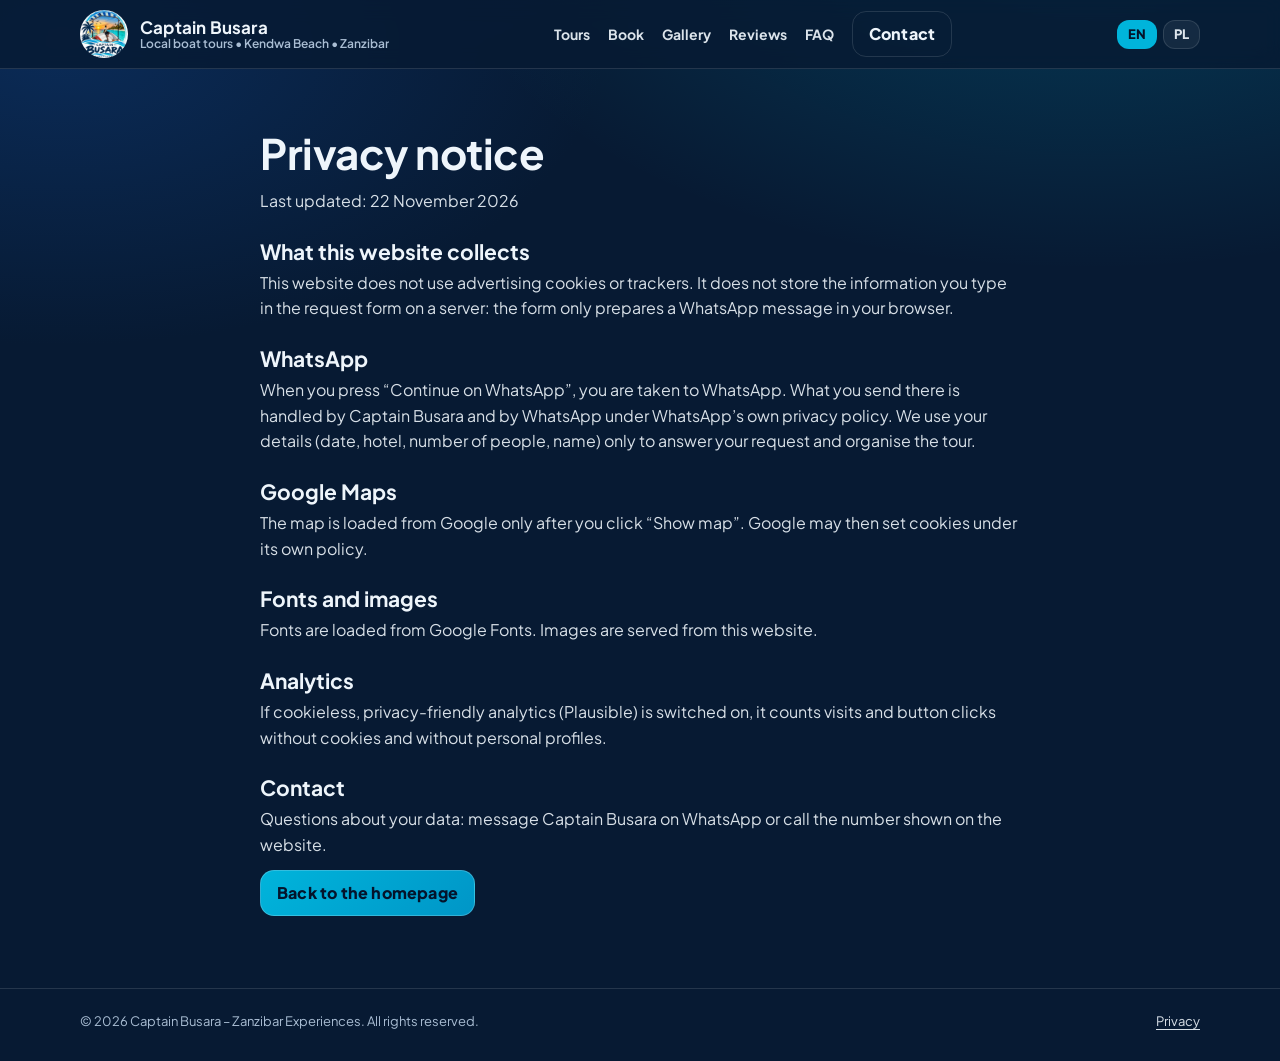
<file: privacy.html>
<!doctype html>
<html lang="en">
<head>
  <meta charset="utf-8">
  <meta name="viewport" content="width=device-width, initial-scale=1">
  <title>Privacy | Captain Busara</title>
  <meta name="description" content="Privacy notice">
  <meta name="theme-color" content="#0B2D5B">
  <link rel="canonical" href="https://captainbusara.com/privacy.html">
  <link rel="alternate" hreflang="en" href="https://captainbusara.com/privacy.html">
  <link rel="alternate" hreflang="pl" href="https://captainbusara.com/pl/privacy.html">
  <meta property="og:type" content="website">
  <meta property="og:site_name" content="Captain Busara">
  <meta property="og:title" content="Privacy | Captain Busara">
  <meta property="og:description" content="Mnemba • Turtles • Sandbanks • Sunset Cruise • Jozani • Stone Town. Book on WhatsApp.">
  <meta property="og:url" content="https://captainbusara.com/privacy.html">
  <meta property="og:image" content="https://captainbusara.com/images/og.jpg">
  <meta property="og:image:width" content="1200">
  <meta property="og:image:height" content="630">
  <meta property="og:locale" content="en_US">
  <meta name="twitter:card" content="summary_large_image">
  <meta name="twitter:title" content="Privacy | Captain Busara">
  <meta name="twitter:description" content="Mnemba • Turtles • Sandbanks • Sunset Cruise • Jozani • Stone Town. Book on WhatsApp.">
  <meta name="twitter:image" content="https://captainbusara.com/images/og.jpg">
  <link rel="icon" type="image/png" sizes="48x48" href="images/favicon-48.png">
  <link rel="icon" type="image/png" sizes="192x192" href="images/icon-192.png">
  <link rel="apple-touch-icon" href="images/apple-touch-icon.png">
  <link rel="manifest" href="site.webmanifest">
  <link rel="preconnect" href="https://fonts.googleapis.com">
  <link rel="preconnect" href="https://fonts.gstatic.com" crossorigin>
  <link href="https://fonts.googleapis.com/css2?family=Plus+Jakarta+Sans:wght@400;600;700;800&display=swap" rel="stylesheet">
  <link rel="stylesheet" href="styles.css?v=20261122">
</head>
<body data-page="privacy">
  <a class="skip" href="#main">Skip to content</a>
  <header class="topbar">
    <div class="container topbar__inner">
      <a class="brand" href="./">
        <img class="brand__logo" src="images/logo.webp" width="48" height="48" alt="">
        <span class="brand__text"><strong>Captain Busara</strong><small>Local boat tours • Kendwa Beach • Zanzibar</small></span>
      </a>
      <nav class="nav" aria-label="Main"><a href="./#tours">Tours</a><a href="./#book">Book</a><a href="./#gallery">Gallery</a><a href="./#reviews">Reviews</a><a href="./#faq">FAQ</a><a href="./#contact" class="btn btn--ghost">Contact</a></nav>
      <div class="lang" role="group" aria-label="Language">
        <a class="lang__btn is-active" href="./privacy.html" hreflang="en" lang="en" data-lang="en" aria-current="true">EN</a>
        <a class="lang__btn" href="pl/privacy.html" hreflang="pl" lang="pl" data-lang="pl">PL</a>
      </div>
      <button class="burger" id="burger" type="button" aria-label="Open menu" aria-expanded="false" aria-controls="mobileMenu" data-open="Open menu" data-close="Close menu"><span aria-hidden="true">☰</span></button>
    </div>
    <div class="mobileMenu" id="mobileMenu" hidden><a href="./#tours">Tours</a><a href="./#book">Book</a><a href="./#gallery">Gallery</a><a href="./#reviews">Reviews</a><a href="./#faq">FAQ</a><a href="./#contact">Contact</a></div>
  </header>
  <main id="main" class="doc">
    <div class="container container--narrow">
      <h1>Privacy notice</h1>
      <p class="muted">Last updated: 22 November 2026</p>
      <h2>What this website collects</h2><p>This website does not use advertising cookies or trackers. It does not store the information you type in the request form on a server: the form only prepares a WhatsApp message in your browser.</p><h2>WhatsApp</h2><p>When you press “Continue on WhatsApp”, you are taken to WhatsApp. What you send there is handled by Captain Busara and by WhatsApp under WhatsApp’s own privacy policy. We use your details (date, hotel, number of people, name) only to answer your request and organise the tour.</p><h2>Google Maps</h2><p>The map is loaded from Google only after you click “Show map”. Google may then set cookies under its own policy.</p><h2>Fonts and images</h2><p>Fonts are loaded from Google Fonts. Images are served from this website.</p><h2>Analytics</h2><p>If cookieless, privacy-friendly analytics (Plausible) is switched on, it counts visits and button clicks without cookies and without personal profiles.</p><h2>Contact</h2><p>Questions about your data: message Captain Busara on WhatsApp or call the number shown on the website.</p>
      <p><a class="btn btn--primary" href="./">Back to the homepage</a></p>
    </div>
  </main>
  <footer class="footer">
    <div class="container footer__inner">
      <p>© <span id="year">2026</span> Captain Busara – Zanzibar Experiences. All rights reserved.</p>
      <p><a class="link" href="privacy.html">Privacy</a></p>
    </div>
  </footer>
  <script type="application/json" id="siteConfig">{"lang": "en", "whatsapp": "255622702571", "analytics": false, "msg": {"m_hi": "Hi Captain Busara! I’d like to ask about / book: {tour}.", "m_anytour": "a tour in Zanzibar", "m_date": "Date: {v}", "m_people": "People: {v}", "m_hotel": "Hotel: {v}", "m_type": "Type: {v}", "m_name": "Name: {v}", "m_notes": "Notes: {v}", "m_bye": "Please tailor an offer for us (price and availability). Thanks!", "m_default": "Hi! I’d like to book a tour in Zanzibar. Date: __/__/__. Hotel: ____. People: __. Which tours are available? Thanks!"}, "ui": {"copied": "Copied ✅", "copyErr": "Copy manually", "copy": "Copy"}}</script>
  <script src="script.js?v=20261122" defer></script>
</body>
</html>
</file>
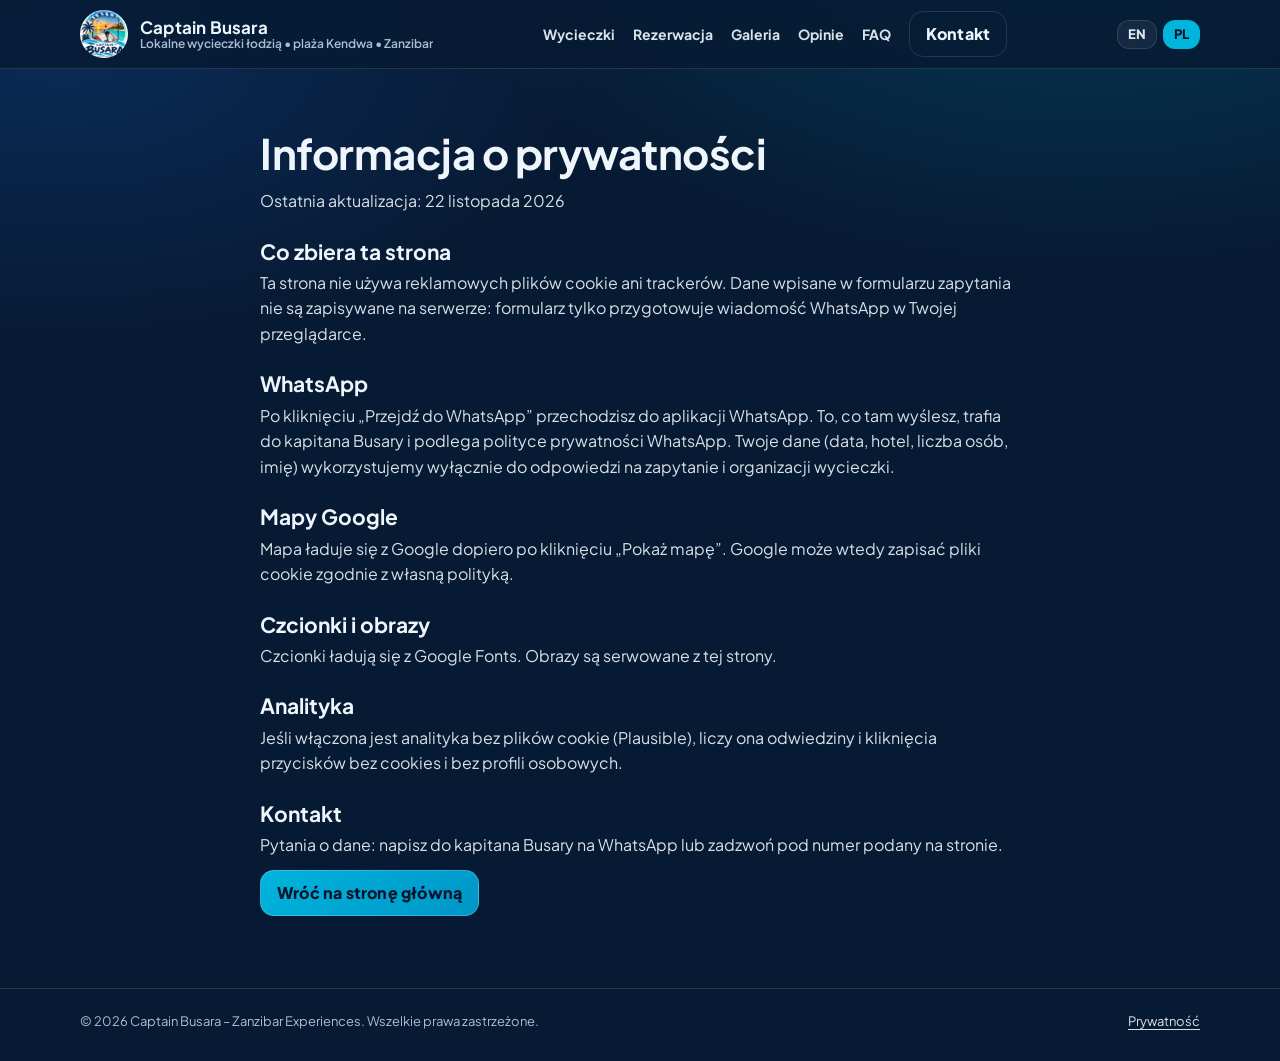
<file: pl/privacy.html>
<!doctype html>
<html lang="pl">
<head>
  <meta charset="utf-8">
  <meta name="viewport" content="width=device-width, initial-scale=1">
  <title>Prywatność | Captain Busara</title>
  <meta name="description" content="Informacja o prywatności">
  <meta name="theme-color" content="#0B2D5B">
  <link rel="canonical" href="https://captainbusara.com/pl/privacy.html">
  <link rel="alternate" hreflang="en" href="https://captainbusara.com/privacy.html">
  <link rel="alternate" hreflang="pl" href="https://captainbusara.com/pl/privacy.html">
  <meta property="og:type" content="website">
  <meta property="og:site_name" content="Captain Busara">
  <meta property="og:title" content="Prywatność | Captain Busara">
  <meta property="og:description" content="Mnemba • Żółwie • Mielizny • Rejs o zachodzie słońca • Jozani • Stone Town. Rezerwacja na WhatsApp.">
  <meta property="og:url" content="https://captainbusara.com/pl/privacy.html">
  <meta property="og:image" content="https://captainbusara.com/images/og.jpg">
  <meta property="og:image:width" content="1200">
  <meta property="og:image:height" content="630">
  <meta property="og:locale" content="pl_PL">
  <meta name="twitter:card" content="summary_large_image">
  <meta name="twitter:title" content="Prywatność | Captain Busara">
  <meta name="twitter:description" content="Mnemba • Żółwie • Mielizny • Rejs o zachodzie słońca • Jozani • Stone Town. Rezerwacja na WhatsApp.">
  <meta name="twitter:image" content="https://captainbusara.com/images/og.jpg">
  <link rel="icon" type="image/png" sizes="48x48" href="../images/favicon-48.png">
  <link rel="icon" type="image/png" sizes="192x192" href="../images/icon-192.png">
  <link rel="apple-touch-icon" href="../images/apple-touch-icon.png">
  <link rel="manifest" href="../site.webmanifest">
  <link rel="preconnect" href="https://fonts.googleapis.com">
  <link rel="preconnect" href="https://fonts.gstatic.com" crossorigin>
  <link href="https://fonts.googleapis.com/css2?family=Plus+Jakarta+Sans:wght@400;600;700;800&display=swap" rel="stylesheet">
  <link rel="stylesheet" href="../styles.css?v=20261122">
</head>
<body data-page="privacy">
  <a class="skip" href="#main">Przejdź do treści</a>
  <header class="topbar">
    <div class="container topbar__inner">
      <a class="brand" href="./">
        <img class="brand__logo" src="../images/logo.webp" width="48" height="48" alt="">
        <span class="brand__text"><strong>Captain Busara</strong><small>Lokalne wycieczki łodzią • plaża Kendwa • Zanzibar</small></span>
      </a>
      <nav class="nav" aria-label="Main"><a href="./#tours">Wycieczki</a><a href="./#book">Rezerwacja</a><a href="./#gallery">Galeria</a><a href="./#reviews">Opinie</a><a href="./#faq">FAQ</a><a href="./#contact" class="btn btn--ghost">Kontakt</a></nav>
      <div class="lang" role="group" aria-label="Język">
        <a class="lang__btn" href="../privacy.html" hreflang="en" lang="en" data-lang="en">EN</a>
        <a class="lang__btn is-active" href="./privacy.html" hreflang="pl" lang="pl" data-lang="pl" aria-current="true">PL</a>
      </div>
      <button class="burger" id="burger" type="button" aria-label="Otwórz menu" aria-expanded="false" aria-controls="mobileMenu" data-open="Otwórz menu" data-close="Zamknij menu"><span aria-hidden="true">☰</span></button>
    </div>
    <div class="mobileMenu" id="mobileMenu" hidden><a href="./#tours">Wycieczki</a><a href="./#book">Rezerwacja</a><a href="./#gallery">Galeria</a><a href="./#reviews">Opinie</a><a href="./#faq">FAQ</a><a href="./#contact">Kontakt</a></div>
  </header>
  <main id="main" class="doc">
    <div class="container container--narrow">
      <h1>Informacja o prywatności</h1>
      <p class="muted">Ostatnia aktualizacja: 22 listopada 2026</p>
      <h2>Co zbiera ta strona</h2><p>Ta strona nie używa reklamowych plików cookie ani trackerów. Dane wpisane w formularzu zapytania nie są zapisywane na serwerze: formularz tylko przygotowuje wiadomość WhatsApp w Twojej przeglądarce.</p><h2>WhatsApp</h2><p>Po kliknięciu „Przejdź do WhatsApp” przechodzisz do aplikacji WhatsApp. To, co tam wyślesz, trafia do kapitana Busary i podlega polityce prywatności WhatsApp. Twoje dane (data, hotel, liczba osób, imię) wykorzystujemy wyłącznie do odpowiedzi na zapytanie i organizacji wycieczki.</p><h2>Mapy Google</h2><p>Mapa ładuje się z Google dopiero po kliknięciu „Pokaż mapę”. Google może wtedy zapisać pliki cookie zgodnie z własną polityką.</p><h2>Czcionki i obrazy</h2><p>Czcionki ładują się z Google Fonts. Obrazy są serwowane z tej strony.</p><h2>Analityka</h2><p>Jeśli włączona jest analityka bez plików cookie (Plausible), liczy ona odwiedziny i kliknięcia przycisków bez cookies i bez profili osobowych.</p><h2>Kontakt</h2><p>Pytania o dane: napisz do kapitana Busary na WhatsApp lub zadzwoń pod numer podany na stronie.</p>
      <p><a class="btn btn--primary" href="./">Wróć na stronę główną</a></p>
    </div>
  </main>
  <footer class="footer">
    <div class="container footer__inner">
      <p>© <span id="year">2026</span> Captain Busara – Zanzibar Experiences. Wszelkie prawa zastrzeżone.</p>
      <p><a class="link" href="privacy.html">Prywatność</a></p>
    </div>
  </footer>
  <script type="application/json" id="siteConfig">{"lang": "pl", "whatsapp": "255622702571", "analytics": false, "msg": {"m_hi": "Cześć, kapitanie Busara! Chciał(a)bym zapytać o / zarezerwować: {tour}.", "m_anytour": "wycieczkę na Zanzibarze", "m_date": "Data: {v}", "m_people": "Liczba osób: {v}", "m_hotel": "Hotel: {v}", "m_type": "Rodzaj: {v}", "m_name": "Imię: {v}", "m_notes": "Uwagi: {v}", "m_bye": "Poproszę o ofertę dopasowaną do naszych potrzeb (cena i dostępność). Dziękuję!", "m_default": "Cześć! Chciał(a)bym zarezerwować wycieczkę na Zanzibarze. Data: __/__/__. Hotel: ____. Liczba osób: __. Jakie wycieczki są dostępne? Dziękuję!"}, "ui": {"copied": "Skopiowano ✅", "copyErr": "Skopiuj ręcznie", "copy": "Kopiuj"}}</script>
  <script src="../script.js?v=20261122" defer></script>
</body>
</html>
</file>
<file: styles.css>
/* Captain Busara – styles
   Brand colors (CI pack v1): navy #0B2D5B, turquoise #00B4DB, blue #0096C7, sun #FEC330, orange #FF8A00 */
:root{
  --navy:#0B2D5B;
  --turq:#00B4DB;
  --blue:#0096C7;
  --sun:#FEC330;
  --orange:#FF8A00;
  --bg:#071a33;
  --card:#0c2547;
  --text:#eef5fb;
  --muted:#a9bdd3;
  --line:rgba(255,255,255,.12);
  --shadow:0 18px 60px rgba(0,0,0,.35);
  --radius:18px;
  --max:1120px;
  --ink:#04142b;
}

*{box-sizing:border-box}
html{scroll-behavior:smooth;scroll-padding-top:84px}
html,body{margin:0;padding:0}
body{
  font-family:"Plus Jakarta Sans",system-ui,-apple-system,"Segoe UI",Roboto,Arial,sans-serif;
  background:
    radial-gradient(1100px 600px at 85% -10%,rgba(0,180,219,.22),transparent 60%),
    radial-gradient(900px 500px at 5% 5%,rgba(11,45,91,.9),transparent 60%),
    var(--bg);
  background-attachment:fixed;
  color:var(--text);
  line-height:1.6;
  -webkit-text-size-adjust:100%;
}
a{color:inherit;text-decoration:none}
img{max-width:100%;height:auto;display:block;border-radius:14px}
h1,h2,h3{line-height:1.15}
h2{font-size:clamp(26px,4vw,34px);margin:0}
h3{margin:0 0 6px;font-size:18px}
p{margin:0 0 12px}
ul,ol{margin:0}
button,input,select,textarea{font:inherit;color:inherit}
.muted{color:var(--muted)}
.container{width:min(var(--max),calc(100% - 48px));margin:0 auto}
.container--narrow{width:min(760px,calc(100% - 48px))}
.ico{width:1.2em;height:1.2em;flex:none}

:focus-visible{outline:3px solid var(--sun);outline-offset:3px;border-radius:8px}
.skip{position:absolute;left:12px;top:-60px;z-index:100;background:var(--sun);color:var(--ink);padding:10px 14px;border-radius:10px;font-weight:800}
.skip:focus{top:12px}

/* ---------- header ---------- */
.topbar{position:sticky;top:0;z-index:30;background:rgba(7,26,51,.82);backdrop-filter:blur(10px);-webkit-backdrop-filter:blur(10px);border-bottom:1px solid var(--line)}
.topbar__inner{display:flex;align-items:center;justify-content:space-between;padding:10px 0;gap:16px}
.brand{display:flex;align-items:center;gap:12px;min-width:0}
.brand__logo{width:48px;height:48px;border-radius:50%;background:#fff;object-fit:cover;flex:none}
.brand__text{display:flex;flex-direction:column;min-width:0;line-height:1.2}
.brand__text strong{font-size:17px;letter-spacing:.2px}
.brand__text small{color:var(--muted);font-weight:600;font-size:12px;white-space:nowrap;overflow:hidden;text-overflow:ellipsis}
.nav{display:flex;gap:18px;align-items:center}
.nav a:not(.btn){color:rgba(238,245,251,.92);font-weight:700;font-size:14px}
.nav a:not(.btn):hover{color:var(--turq)}
.lang{display:flex;gap:6px;align-items:center}
.lang__btn{border:1px solid var(--line);background:rgba(255,255,255,.06);color:rgba(238,245,251,.92);padding:7px 10px;border-radius:12px;font-weight:800;font-size:13px;line-height:1}
.lang__btn.is-active{background:var(--turq);color:var(--ink);border-color:transparent}
.burger{display:none;border:1px solid var(--line);background:rgba(255,255,255,.06);color:var(--text);padding:9px 12px;border-radius:12px;cursor:pointer;font-size:18px;line-height:1}
.mobileMenu{border-top:1px solid var(--line);padding:6px 24px 12px;background:rgba(7,26,51,.96)}
.mobileMenu[hidden]{display:none}
.mobileMenu a{display:block;padding:12px 0;font-weight:700;border-bottom:1px solid var(--line)}
.mobileMenu a:last-child{border-bottom:0}

/* ---------- buttons ---------- */
.btn{display:inline-flex;align-items:center;justify-content:center;gap:9px;padding:12px 16px;border-radius:14px;border:1px solid var(--line);font-weight:800;letter-spacing:.2px;cursor:pointer;background:transparent;transition:transform .12s ease,filter .12s ease,background .12s ease;text-align:center;line-height:1.25}
.btn:hover{transform:translateY(-1px)}
.btn--primary{background:linear-gradient(135deg,var(--turq),var(--blue));border-color:rgba(255,255,255,.2);color:var(--ink)}
.btn--primary:hover{filter:brightness(1.08)}
.btn--secondary{background:rgba(255,255,255,.1)}
.btn--ghost{background:transparent}
.btn--ghost:hover,.btn--secondary:hover{background:rgba(255,255,255,.14)}
.btn--lg{padding:15px 22px;font-size:16px;width:100%}

/* ---------- hero ---------- */
.hero{position:relative;padding:48px 0 30px}
.hero__inner{display:grid;grid-template-columns:1.05fr .95fr;gap:32px;align-items:center}
.pill{display:inline-flex;border:1px solid var(--line);background:rgba(255,255,255,.07);padding:8px 14px;border-radius:999px;color:rgba(238,245,251,.94);font-weight:700;font-size:12.5px;margin-bottom:6px}
h1{font-size:clamp(34px,5.4vw,52px);line-height:1.07;margin:14px 0 12px;letter-spacing:-.5px}
.accent{color:var(--turq)}
.lead{color:rgba(238,245,251,.9);font-size:17px;margin:0 0 20px;max-width:54ch}
.hero__cta{display:flex;gap:12px;flex-wrap:wrap}
.hero__note{margin:14px 0 0;color:var(--sun);font-weight:700;font-size:14px}
.hero__badges{display:grid;grid-template-columns:repeat(3,1fr);gap:12px;margin-top:22px}
.badge{border:1px solid var(--line);background:rgba(255,255,255,.06);border-radius:var(--radius);padding:12px}
.badge strong{display:block;font-size:14px}
.badge span{display:block;color:var(--muted);font-weight:600;font-size:12px;line-height:1.4;margin-top:2px}
.hero__media{position:relative;padding-bottom:18px}
.photoGrid{display:grid;gap:12px;grid-template-columns:1fr 1fr}
.photoGrid img{width:100%;object-fit:cover;box-shadow:var(--shadow)}
.photoGrid img:nth-child(1){grid-column:1/3;height:250px}
.photoGrid img:nth-child(2),.photoGrid img:nth-child(3){height:170px}
.glassCard{position:absolute;left:14px;bottom:0;border:1px solid rgba(255,255,255,.18);background:rgba(4,20,43,.7);backdrop-filter:blur(10px);-webkit-backdrop-filter:blur(10px);border-radius:16px;padding:12px 14px;box-shadow:var(--shadow);max-width:calc(100% - 28px)}
.glassRow{display:flex;align-items:center;gap:10px;font-weight:800;flex-wrap:wrap}
.glassCard small{color:var(--muted)}
.dot{opacity:.5}

/* ---------- sections ---------- */
.trust{padding:22px 0}
.trust__inner{display:grid;grid-template-columns:repeat(3,1fr);gap:12px}
.trustCard{border:1px solid var(--line);background:rgba(255,255,255,.05);border-radius:var(--radius);padding:16px}
.trustCard ul{margin:0;padding-left:18px;color:rgba(238,245,251,.9)}
.trustCard li{margin:6px 0}
.section{padding:56px 0}
.section--tight{padding:30px 0}
.section--alt{background:linear-gradient(180deg,rgba(255,255,255,.04),transparent 70%);border-top:1px solid var(--line);border-bottom:1px solid var(--line)}
.sectionHeader{display:flex;align-items:flex-end;justify-content:space-between;gap:16px;margin-bottom:22px;flex-wrap:wrap}
.sectionHeader--stack{display:block}
.sectionHeader p{margin:0;color:var(--muted);max-width:58ch}
.sectionHeader--stack p{margin-top:6px}

.steps{list-style:none;padding:0;display:grid;grid-template-columns:repeat(3,1fr);gap:12px;counter-reset:s}
.step{display:flex;gap:14px;align-items:flex-start;border:1px solid var(--line);background:rgba(255,255,255,.05);border-radius:var(--radius);padding:16px}
.step__n{flex:none;width:38px;height:38px;border-radius:50%;display:grid;place-items:center;font-weight:800;color:var(--ink);background:linear-gradient(135deg,var(--sun),var(--orange))}
.step p{margin:0;color:rgba(238,245,251,.88)}

.captain{display:grid;grid-template-columns:1.2fr .8fr;gap:16px;align-items:start}
.captain__text p{color:rgba(238,245,251,.9)}
.captain__cta{display:flex;gap:10px;flex-wrap:wrap;margin:14px 0 0}
.captain__card{border:1px solid var(--line);background:rgba(255,255,255,.05);border-radius:var(--radius);padding:16px}
.captain__card ul{padding-left:0;list-style:none}
.captain__card li{margin:8px 0}

/* ---------- tours ---------- */
.filters{display:flex;gap:8px;flex-wrap:wrap;margin:0 0 18px}
.chip{border:1px solid var(--line);background:rgba(255,255,255,.06);color:rgba(238,245,251,.92);padding:9px 14px;border-radius:999px;font-weight:700;font-size:14px;cursor:pointer}
.chip:hover{background:rgba(255,255,255,.12)}
.chip.is-active{background:var(--turq);color:var(--ink);border-color:transparent}
.cards{display:grid;grid-template-columns:repeat(3,1fr);gap:16px}
.card{border:1px solid var(--line);background:rgba(255,255,255,.05);border-radius:var(--radius);overflow:hidden;box-shadow:0 10px 40px rgba(0,0,0,.22);display:flex;flex-direction:column}
.card[hidden]{display:none}
.card__img{aspect-ratio:16/10;overflow:hidden;background:var(--card)}
.card__img img{width:100%;height:100%;object-fit:cover;border-radius:0}
.card__img--contain{position:relative;isolation:isolate}
.card__img--contain::before{content:"";position:absolute;inset:-24px;background:var(--bg) center/cover;filter:blur(18px) saturate(1.2);z-index:-1}
.card__img--contain img{object-fit:contain}
.card__img--ph{display:flex;flex-direction:column;align-items:center;justify-content:center;gap:4px;background:linear-gradient(135deg,rgba(0,150,199,.35),rgba(11,45,91,.8))}
.ph__icon{font-size:48px;line-height:1}
.ph__txt{color:var(--muted);font-size:12px;font-weight:700}
.card__body{padding:16px;display:flex;flex-direction:column;flex:1}
.card__body p{color:rgba(238,245,251,.88)}
.meta{display:flex;gap:6px 12px;flex-wrap:wrap;color:var(--muted);font-weight:700;font-size:12.5px;margin:auto 0 12px}
.price{margin:0 0 12px;color:var(--sun)}
.price strong{font-size:20px}
.card__cta{display:flex;gap:10px;flex-wrap:wrap}
.card__cta .btn{flex:1 1 auto;padding:11px 12px;font-size:14px}
.card--special{background:linear-gradient(160deg,rgba(0,180,219,.2),rgba(255,255,255,.05))}
.card--special .big{font-size:16px}
.check{margin:10px 0 14px;padding-left:20px;color:rgba(238,245,251,.9)}
.note{color:var(--muted);margin-top:16px;font-size:14px}

/* ---------- booking form ---------- */
.book{display:grid;grid-template-columns:1.15fr .85fr;gap:22px;align-items:start}
.grid2{display:grid;grid-template-columns:1fr 1fr;gap:14px;margin-bottom:16px}
.field{display:flex;flex-direction:column;gap:6px}
.field--wide{grid-column:1/-1}
.field span{font-weight:700;font-size:14px;color:rgba(238,245,251,.92)}
.field input,.field select,.field textarea{width:100%;padding:12px 14px;border-radius:12px;border:1px solid rgba(255,255,255,.2);background:rgba(4,20,43,.7);color:var(--text);min-height:46px}
.field textarea{resize:vertical}
.field input::placeholder,.field textarea::placeholder{color:rgba(169,189,211,.7)}
.field select option{background:#0c2547;color:#fff}
.field input[type="date"]{color-scheme:dark}
.hint{color:var(--muted);font-size:13.5px;margin:12px 0 0}
.book__preview{border:1px solid var(--line);background:rgba(255,255,255,.05);border-radius:var(--radius);padding:16px;position:sticky;top:96px}
.mono{font-family:ui-monospace,SFMono-Regular,Menlo,Consolas,"Liberation Mono",monospace;font-size:14px;color:rgba(238,245,251,.95);background:rgba(0,0,0,.28);border:1px solid var(--line);border-radius:14px;padding:12px;white-space:pre-wrap;word-break:break-word;margin:0 0 12px}

/* ---------- gallery ---------- */
.gallery{list-style:none;margin:0;padding:0;columns:3 240px;column-gap:12px}
.gallery li{break-inside:avoid;margin:0 0 12px}
.gal__item{display:block;width:100%;padding:0;border:0;background:none;cursor:zoom-in;border-radius:14px;overflow:hidden;position:relative}
.gal__item img{width:100%;height:auto;transition:transform .35s ease}
.gal__item:hover img{transform:scale(1.04)}
.lightbox{border:0;padding:0;background:rgba(2,10,22,.94);color:#fff;width:100vw;height:100vh;max-width:none;max-height:none;margin:0}
.lightbox::backdrop{background:rgba(2,10,22,.9)}
.lightbox[open]{display:grid;grid-template-columns:64px 1fr 64px;align-items:center}
.lightbox figure{margin:0;display:flex;flex-direction:column;align-items:center;justify-content:center;gap:10px;min-width:0;padding:12px 0}
.lightbox figure img{max-width:100%;max-height:78vh;width:auto;height:auto;object-fit:contain;border-radius:10px}
.lightbox figcaption{color:var(--muted);font-weight:600;text-align:center;padding:0 8px}
.lb__nav,.lb__close{background:rgba(255,255,255,.12);border:1px solid var(--line);color:#fff;border-radius:50%;width:48px;height:48px;font-size:26px;line-height:1;cursor:pointer;display:grid;place-items:center;justify-self:center}
.lb__nav:hover,.lb__close:hover{background:rgba(255,255,255,.22)}
.lb__close{position:absolute;right:16px;top:16px;font-size:20px;z-index:2}

/* ---------- reviews ---------- */
.quotes{display:grid;grid-template-columns:repeat(3,1fr);gap:12px;margin-bottom:22px}
.quote{margin:0;border:1px solid var(--line);background:rgba(255,255,255,.05);border-radius:var(--radius);padding:16px}
.quote blockquote{margin:0 0 10px;color:rgba(238,245,251,.94);font-weight:600}
.quote figcaption{color:var(--muted);font-weight:700}
.reviewBox{border:1px solid var(--line);background:rgba(255,255,255,.06);border-radius:var(--radius);padding:22px;max-width:760px}
.reviewBox__h{font-size:24px;margin-bottom:8px}
.reviewBox p{color:rgba(238,245,251,.9)}
.reviewActions{display:flex;gap:12px;flex-wrap:wrap;margin-top:14px}

/* ---------- faq ---------- */
.faq{display:grid;gap:10px;max-width:860px}
details{border:1px solid var(--line);background:rgba(255,255,255,.05);border-radius:var(--radius);padding:14px 16px}
details[open]{background:rgba(255,255,255,.08)}
summary{cursor:pointer;font-weight:800;list-style-position:outside}
.faq__content{color:rgba(238,245,251,.9);margin-top:10px}

/* ---------- location ---------- */
.location{display:grid;grid-template-columns:1fr 1fr;gap:16px;align-items:stretch}
.location__card{border:1px solid var(--line);background:rgba(255,255,255,.05);border-radius:var(--radius);padding:18px}
.location__card ul{margin:10px 0 14px;padding-left:0;list-style:none;color:rgba(238,245,251,.92)}
.location__card li{margin:8px 0}
.location__cta{display:flex;gap:10px;flex-wrap:wrap}
.monoInline{font-family:ui-monospace,SFMono-Regular,Menlo,Consolas,monospace;background:rgba(0,0,0,.28);border:1px solid var(--line);border-radius:10px;padding:2px 8px;font-size:13px;display:inline-block;margin-top:4px}
.location__map{border:1px solid var(--line);background:linear-gradient(135deg,rgba(0,150,199,.3),rgba(11,45,91,.7));border-radius:var(--radius);overflow:hidden;min-height:320px;position:relative}
.location__map iframe{position:absolute;inset:0;width:100%;height:100%;border:0}
.map__poster{position:absolute;inset:0;display:flex;flex-direction:column;align-items:center;justify-content:center;gap:10px;text-align:center;padding:20px}
.map__poster small{color:var(--muted)}

/* ---------- contact + footer ---------- */
.contact__card{border:1px solid var(--line);background:rgba(255,255,255,.05);border-radius:var(--radius);padding:24px;max-width:860px}
.contact__card h2{margin-bottom:10px}
.contact__actions{display:flex;gap:10px;flex-wrap:wrap;margin:14px 0}
.contact__grid{display:grid;grid-template-columns:repeat(auto-fit,minmax(170px,1fr));gap:10px;margin:14px 0 0}
.contactInfo{border:1px solid var(--line);border-radius:14px;padding:12px;background:rgba(255,255,255,.04)}
.contactInfo span{display:block;color:var(--muted);font-weight:700;font-size:13px;margin-top:2px}
.footer{border-top:1px solid var(--line);padding:22px 0 30px;color:var(--muted);font-size:13px}
.footer__inner{display:flex;justify-content:space-between;gap:12px;flex-wrap:wrap}
.footer p{margin:0}
.link{color:rgba(238,245,251,.9);text-decoration:underline;text-underline-offset:3px}

/* ---------- sticky contact ---------- */
.stickyBar{position:fixed;right:16px;bottom:16px;z-index:40;display:flex;gap:8px;transition:opacity .2s ease,transform .2s ease}
.stickyBar.is-hidden{opacity:0;transform:translateY(16px);pointer-events:none}
.stickyWA,.stickyCall{display:inline-flex;align-items:center;justify-content:center;gap:9px;padding:13px 16px;border-radius:999px;border:1px solid rgba(255,255,255,.22);font-weight:800;box-shadow:var(--shadow)}
.stickyWA{background:linear-gradient(135deg,var(--turq),var(--blue));color:var(--ink)}
.stickyCall{background:var(--sun);color:var(--ink);width:48px;padding:0}

/* ---------- document pages (privacy, 404) ---------- */
.doc{padding:48px 0 60px}
.doc h1{font-size:clamp(30px,5vw,42px)}
.doc h2{font-size:21px;margin:26px 0 6px}
.doc p{color:rgba(238,245,251,.9)}
.notfound{text-align:center;padding-top:60px}
.notfound__logo{margin:0 auto 10px;border-radius:50%;background:#fff}
.notfound h1{font-size:72px;margin:0}
.notfound__btns{display:flex;gap:12px;justify-content:center;flex-wrap:wrap;margin-top:22px}

/* ---------- responsive ---------- */
@media (max-width:980px){
  .hero__inner,.captain,.book,.location{grid-template-columns:1fr}
  .trust__inner,.steps,.quotes,.contact__grid{grid-template-columns:1fr}
  .cards{grid-template-columns:repeat(2,1fr)}
  .nav{display:none}
  .burger{display:inline-flex}
  .book__preview{position:static}
  .hero__badges{grid-template-columns:1fr}
  .location__map{min-height:280px}
}
@media (max-width:640px){
  .container,.container--narrow{width:calc(100% - 32px)}
  .cards{grid-template-columns:1fr}
  .grid2{grid-template-columns:1fr}
  .brand__text small{display:none}
  .photoGrid img:nth-child(1){height:200px}
  .photoGrid img:nth-child(2),.photoGrid img:nth-child(3){height:130px}
  .section{padding:44px 0}
  .lightbox[open]{grid-template-columns:44px 1fr 44px}
  .lb__nav{width:38px;height:38px}
  body{padding-bottom:84px}
  .stickyBar{left:12px;right:12px;bottom:12px}
  .stickyWA{flex:1}
  .glassCard{position:static;margin-top:12px;max-width:none}
  .hero__media{padding-bottom:0}
}
@media (prefers-reduced-motion:reduce){
  html{scroll-behavior:auto}
  *,*::before,*::after{transition:none!important;animation:none!important}
}
</file>
